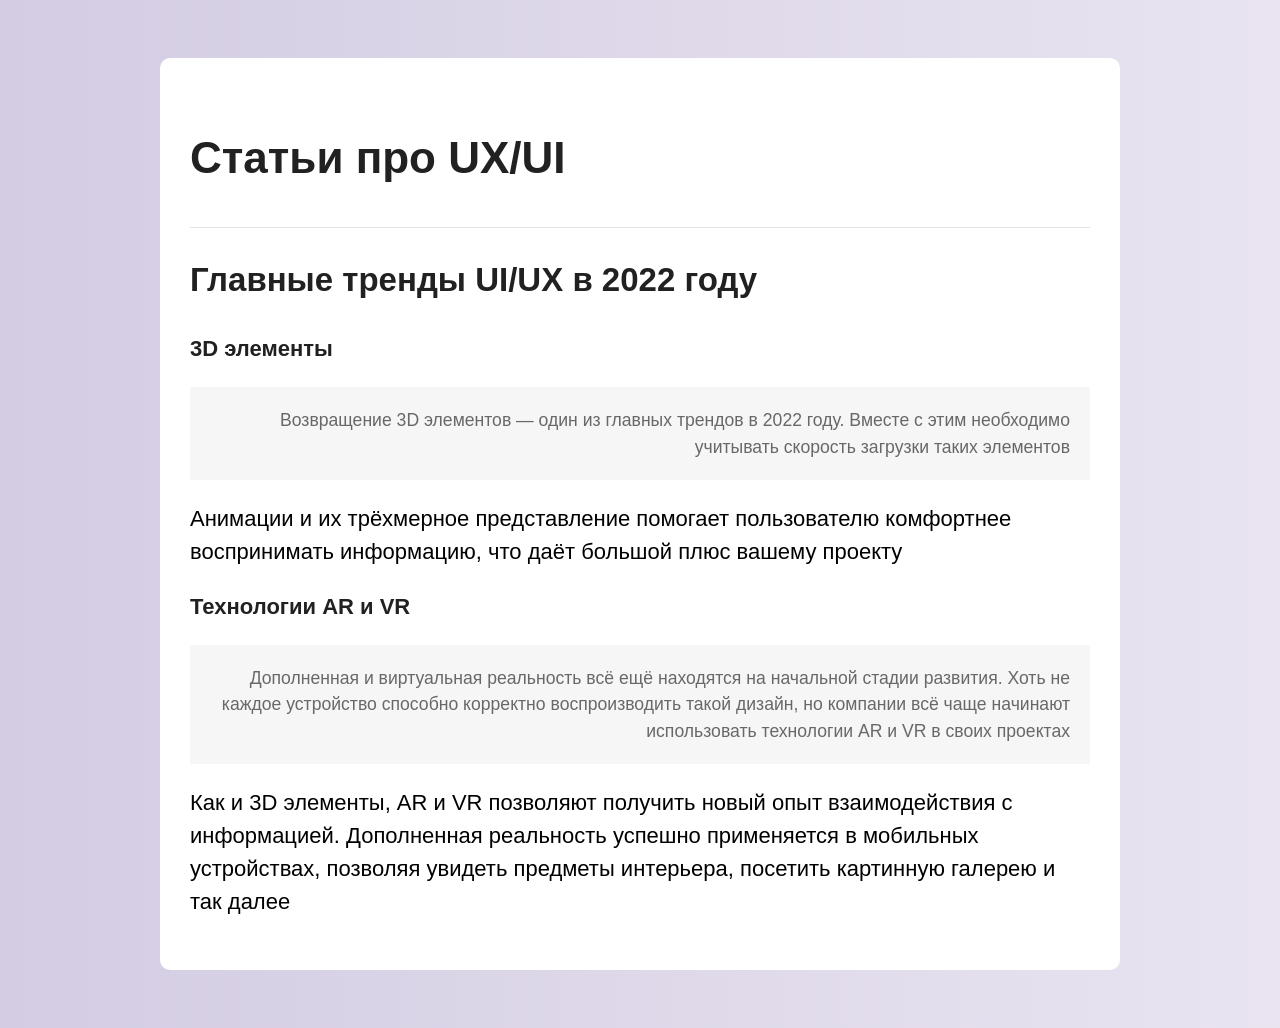
<file: lesson11/index.html>
<!DOCTYPE html>
<html lang="ru">
<head>
  <meta charset="UTF-8">
  <meta name="viewport" content="width=device-width, initial-scale=1.0">
  <link rel="stylesheet" href="app.css">
  <title>Статьи про UX/UI</title>
</head>
<body>
  <section class="articles">
    <h1>Статьи про UX/UI</h1>
    <article>
      <h2>Главные тренды UI/UX в 2022 году</h2>
      <h3>3D элементы</h3>
      <p class="uroven">Возвращение 3D элементов — один из главных трендов в 2022 году. Вместе с этим необходимо учитывать скорость загрузки таких элементов</p>
      <p>Анимации и их трёхмерное представление помогает пользователю комфортнее воспринимать информацию, что даёт большой плюс вашему проекту</p>
      <h3>Технологии AR и VR</h3>
      <p class="uroven">Дополненная и виртуальная реальность всё ещё находятся на начальной стадии развития. Хоть не каждое устройство способно корректно воспроизводить такой дизайн, но компании всё чаще начинают использовать технологии AR и VR в своих проектах</p>
      <p>Как и 3D элементы, AR и VR позволяют получить новый опыт взаимодействия с информацией. Дополненная реальность успешно применяется в мобильных устройствах, позволяя увидеть предметы интерьера, посетить картинную галерею и так далее</p>
    </article>
  </section>
</body>
</html>
</file>
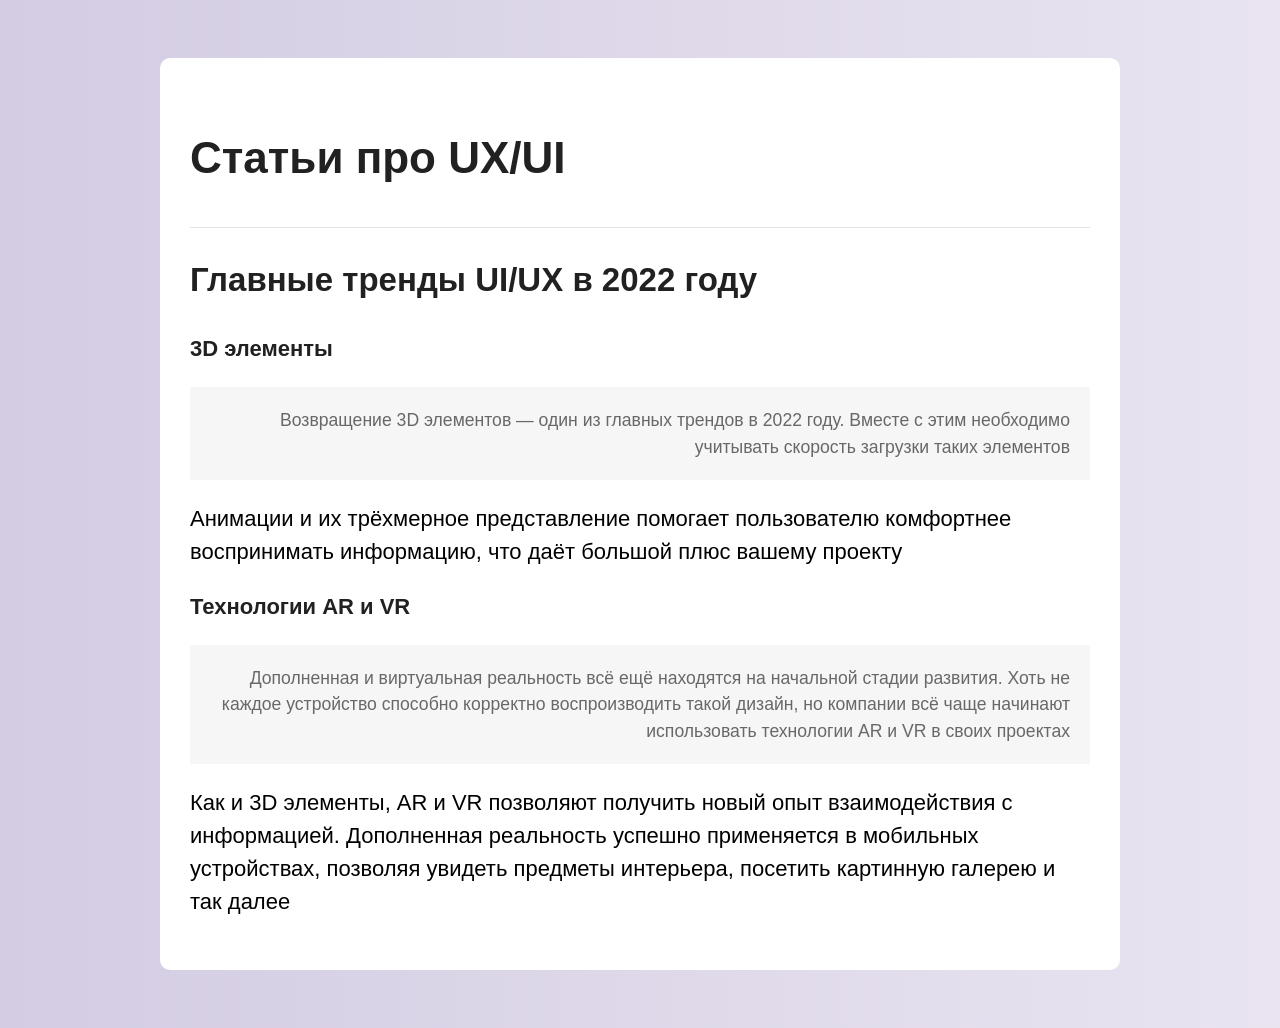
<file: lesson11_2/index.html>
<!DOCTYPE html>
<html lang="ru">
<head>
  <meta charset="UTF-8">
  <meta name="viewport" content="width=device-width, initial-scale=1.0">
  <link rel="stylesheet" href="app.css">
  <title>Статьи про UX/UI</title>
</head>
<body>
  <section class="articles">
    <h1>Статьи про UX/UI</h1>
    <article>
      <h2>Главные тренды UI/UX в 2022 году</h2>
      <h3>3D элементы</h3>
      <p>Возвращение 3D элементов — один из главных трендов в 2022 году. Вместе с этим необходимо учитывать скорость загрузки таких элементов</p>
      <p>Анимации и их трёхмерное представление помогает пользователю комфортнее воспринимать информацию, что даёт большой плюс вашему проекту</p>
      <h3>Технологии AR и VR</h3>
      <p>Дополненная и виртуальная реальность всё ещё находятся на начальной стадии развития. Хоть не каждое устройство способно корректно воспроизводить такой дизайн, но компании всё чаще начинают использовать технологии AR и VR в своих проектах</p>
      <p>Как и 3D элементы, AR и VR позволяют получить новый опыт взаимодействия с информацией. Дополненная реальность успешно применяется в мобильных устройствах, позволяя увидеть предметы интерьера, посетить картинную галерею и так далее</p>
    </article>
  </section>
</body>
</html>
</file>
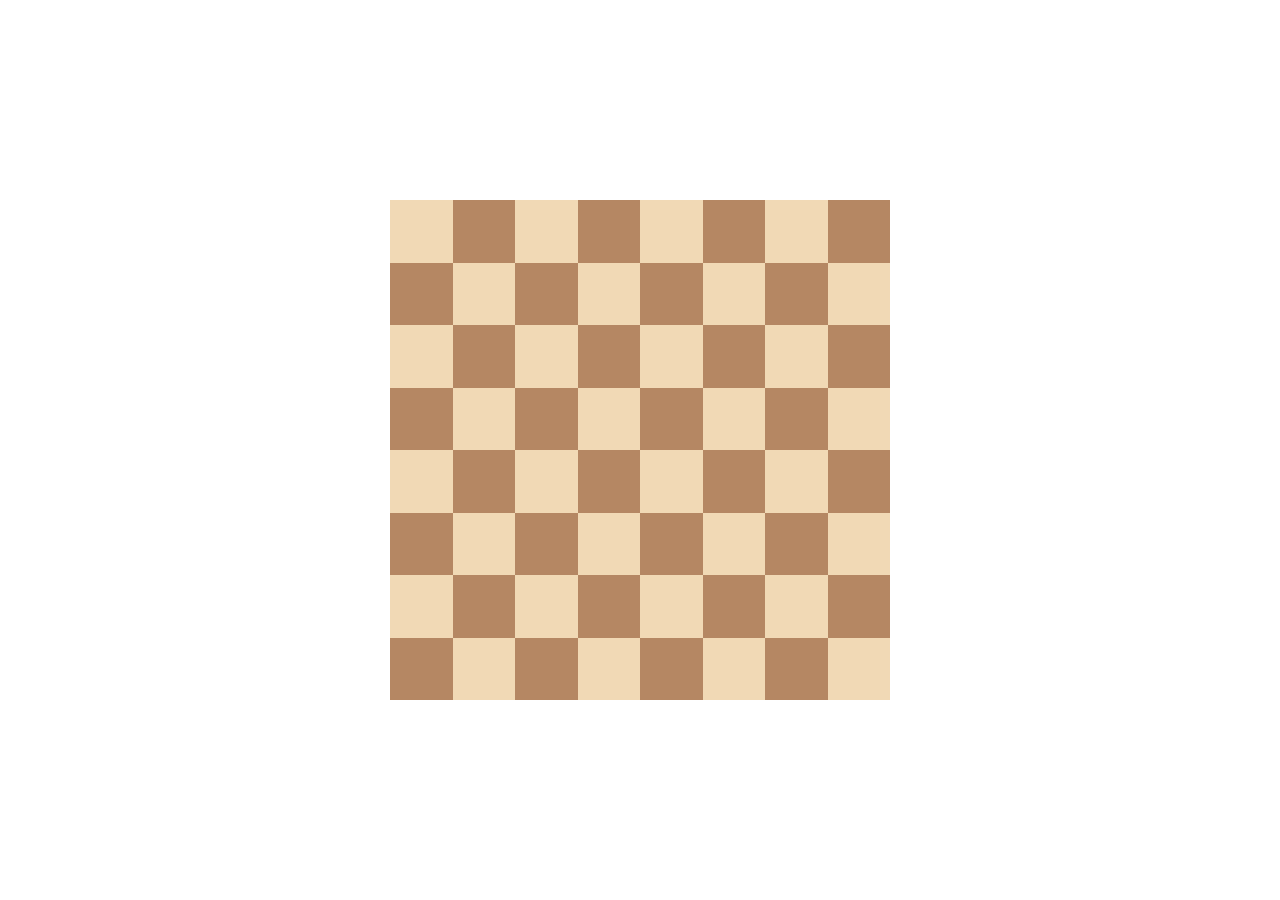
<file: lesson12_1/index.html>
<!DOCTYPE html>
<html lang="ru">
<head>
  <meta charset="UTF-8">
  <meta name="viewport" content="width=device-width, initial-scale=1.0">
  <title>Шахматная доска</title>
  <link rel="stylesheet" href="app.css">
</head>
<body>
  <table class="chessboard">
    <tr class="one">
      <td></td>
      <td></td>
      <td></td>
      <td></td>
      <td></td>
      <td></td>
      <td></td>
      <td></td>
    </tr>
    <tr class="two">
      <td></td>
      <td></td>
      <td></td>
      <td></td>
      <td></td>
      <td></td>
      <td></td>
      <td></td>
    </tr>
    <tr class="three">
      <td></td>
      <td></td>
      <td></td>
      <td></td>
      <td></td>
      <td></td>
      <td></td>
      <td></td>
    </tr>
    <tr class="four">
      <td></td>
      <td></td>
      <td></td>
      <td></td>
      <td></td>
      <td></td>
      <td></td>
      <td></td>
    </tr>
    <tr class="five">
      <td></td>
      <td></td>
      <td></td>
      <td></td>
      <td></td>
      <td></td>
      <td></td>
      <td></td>
    </tr>
    <tr class="six">
      <td></td>
      <td></td>
      <td></td>
      <td></td>
      <td></td>
      <td></td>
      <td></td>
      <td></td>
    </tr>
    <tr class="seven">
      <td></td>
      <td></td>
      <td></td>
      <td></td>
      <td></td>
      <td></td>
      <td></td>
      <td></td>
    </tr>
    <tr class="eight">
      <td></td>
      <td></td>
      <td></td>
      <td></td>
      <td></td>
      <td></td>
      <td></td>
      <td></td>
    </tr>
  </table>
</body>
</html>
</file>
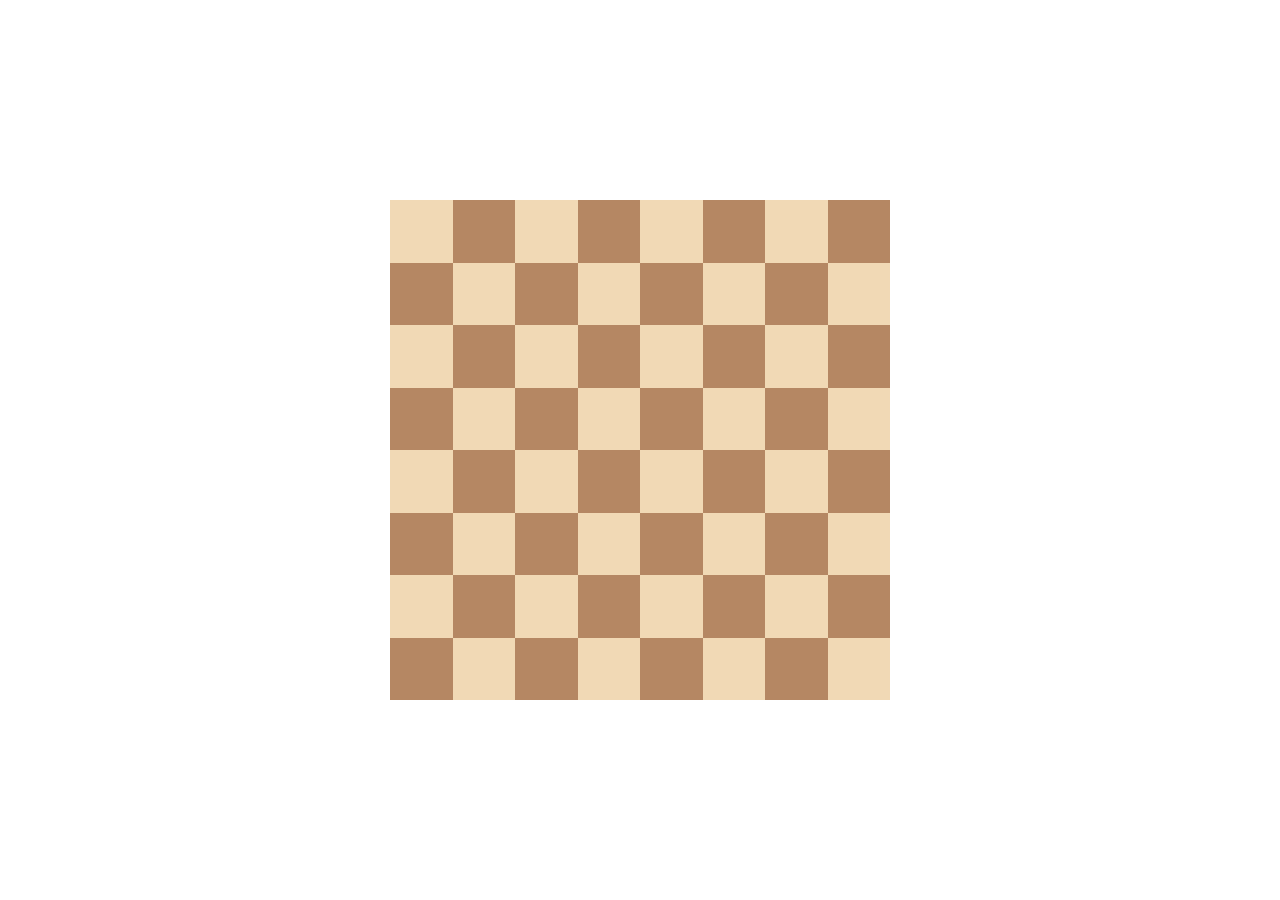
<file: lesson12_2/index.html>
<!DOCTYPE html>
<html lang="ru">
<head>
  <meta charset="UTF-8">
  <meta name="viewport" content="width=device-width, initial-scale=1.0">
  <title>Шахматная доска</title>
  <link rel="stylesheet" href="app.css">
</head>
<body>
  <table class="chessboard">
    <tr>
      <td></td>
      <td></td>
      <td></td>
      <td></td>
      <td></td>
      <td></td>
      <td></td>
      <td></td>
    </tr>
    <tr>
      <td></td>
      <td></td>
      <td></td>
      <td></td>
      <td></td>
      <td></td>
      <td></td>
      <td></td>
    </tr>
    <tr>
      <td></td>
      <td></td>
      <td></td>
      <td></td>
      <td></td>
      <td></td>
      <td></td>
      <td></td>
    </tr>
    <tr>
      <td></td>
      <td></td>
      <td></td>
      <td></td>
      <td></td>
      <td></td>
      <td></td>
      <td></td>
    </tr>
    <tr>
      <td></td>
      <td></td>
      <td></td>
      <td></td>
      <td></td>
      <td></td>
      <td></td>
      <td></td>
    </tr>
    <tr>
      <td></td>
      <td></td>
      <td></td>
      <td></td>
      <td></td>
      <td></td>
      <td></td>
      <td></td>
    </tr>
    <tr>
      <td></td>
      <td></td>
      <td></td>
      <td></td>
      <td></td>
      <td></td>
      <td></td>
      <td></td>
    </tr>
    <tr>
      <td></td>
      <td></td>
      <td></td>
      <td></td>
      <td></td>
      <td></td>
      <td></td>
      <td></td>
    </tr>
  </table>
</body>
</html>
</file>
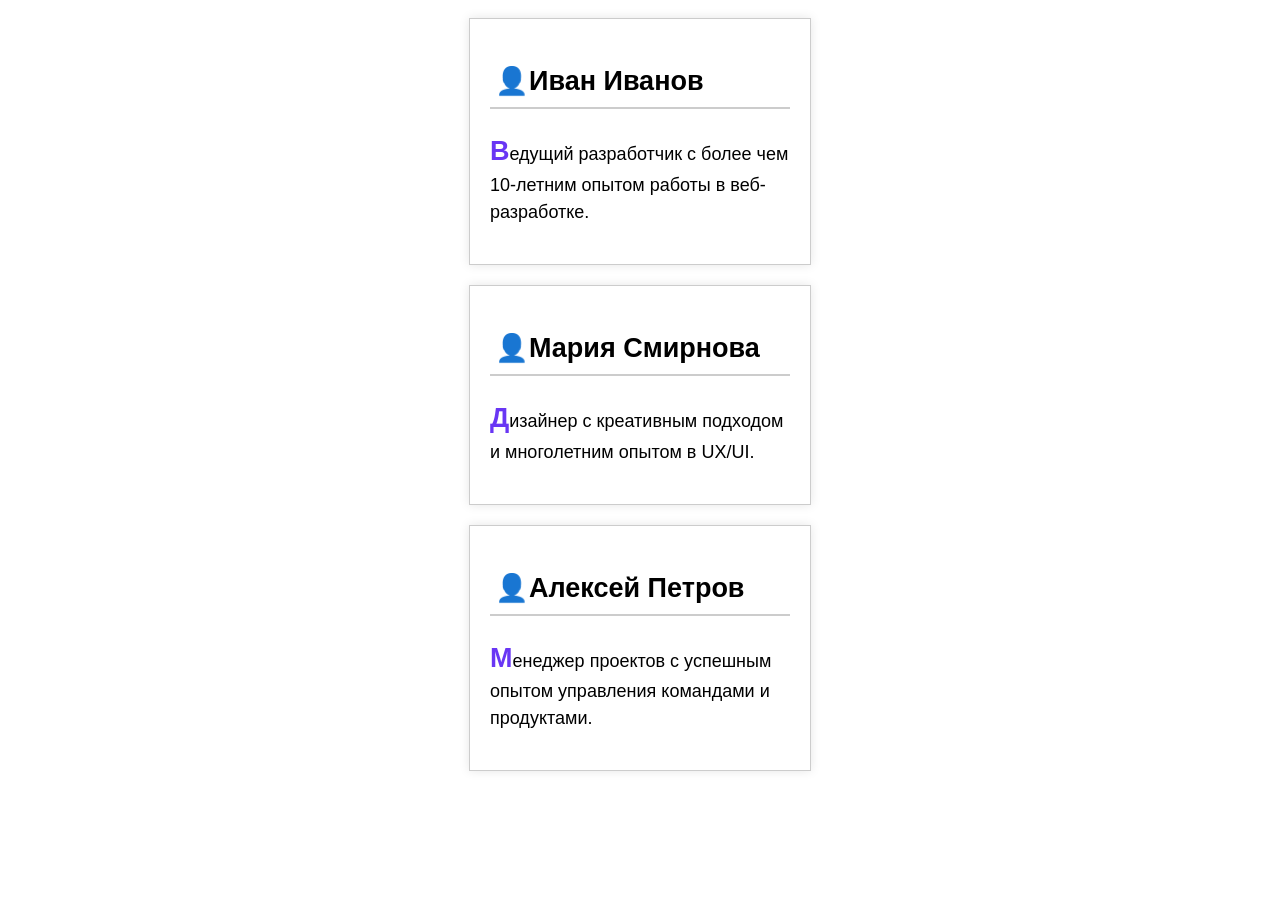
<file: lesson13_1/index.html>
<!--Моё решение-->
<!DOCTYPE html>
<html lang="ru">
<head>
  <meta charset="UTF-8">
  <meta name="viewport" content="width=device-width, initial-scale=1.0">
  <title>Карточки профилей</title>
  <link rel="stylesheet" href="app.css">
</head>
<body>
  <div class="profile-card">
    <h2>Иван Иванов</h2>
    <p>Ведущий разработчик с более чем 10-летним опытом работы в веб-разработке.</p>
  </div>
  <div class="profile-card">
    <h2>Мария Смирнова</h2>
    <p>Дизайнер с креативным подходом и многолетним опытом в UX/UI.</p>
  </div>
  <div class="profile-card">
    <h2>Алексей Петров</h2>
    <p>Менеджер проектов с успешным опытом управления командами и продуктами.</p>
  </div>
</body>
</html>
</file>
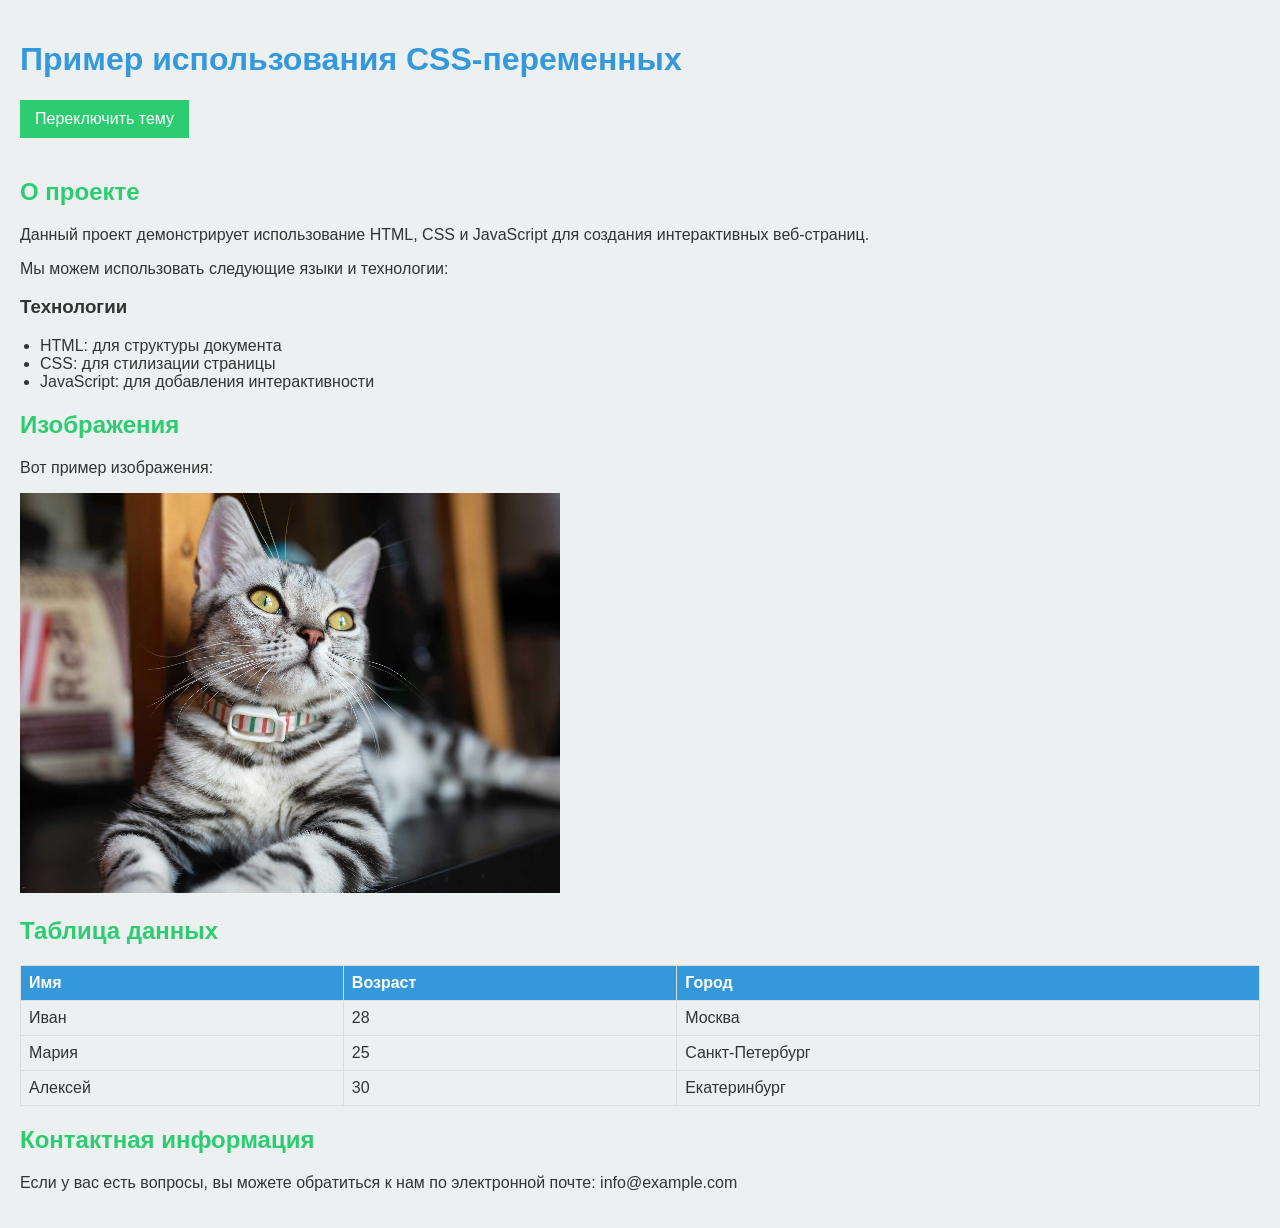
<file: lesson15/index.html>
<!DOCTYPE html>
<html lang="ru">
<head>
  <meta charset="UTF-8">
  <meta name="viewport" content="width=device-width, initial-scale=1.0">
  <title>Компонент «Оповещения»</title>
  <link rel="stylesheet" href="app.css">
</head>
<body>

  <h1>Пример использования CSS-переменных</h1>
  <button id="toggle-theme">Переключить тему</button>

  <h2>О проекте</h2>
  <p>Данный проект демонстрирует использование HTML, CSS и JavaScript для создания интерактивных веб-страниц.</p>
  <p>Мы можем использовать следующие языки и технологии:</p>

  <h3>Технологии</h3>
  <ul>
      <li>HTML: для структуры документа</li>
      <li>CSS: для стилизации страницы</li>
      <li>JavaScript: для добавления интерактивности</li>
  </ul>

  <h2>Изображения</h2>
  <p>Вот пример изображения:</p>
  <img src="../assets/cat.png" alt="Пример изображения" />

  <h2>Таблица данных</h2>
  <table>
      <tr>
          <th>Имя</th>
          <th>Возраст</th>
          <th>Город</th>
      </tr>
      <tr>
          <td>Иван</td>
          <td>28</td>
          <td>Москва</td>
      </tr>
      <tr>
          <td>Мария</td>
          <td>25</td>
          <td>Санкт-Петербург</td>
      </tr>
      <tr>
          <td>Алексей</td>
          <td>30</td>
          <td>Екатеринбург</td>
      </tr>
  </table>

  <h2>Контактная информация</h2>
  <p>Если у вас есть вопросы, вы можете обратиться к нам по электронной почте: info@example.com</p>

  <script src="index.js"></script>
</body>
</html>
</file>
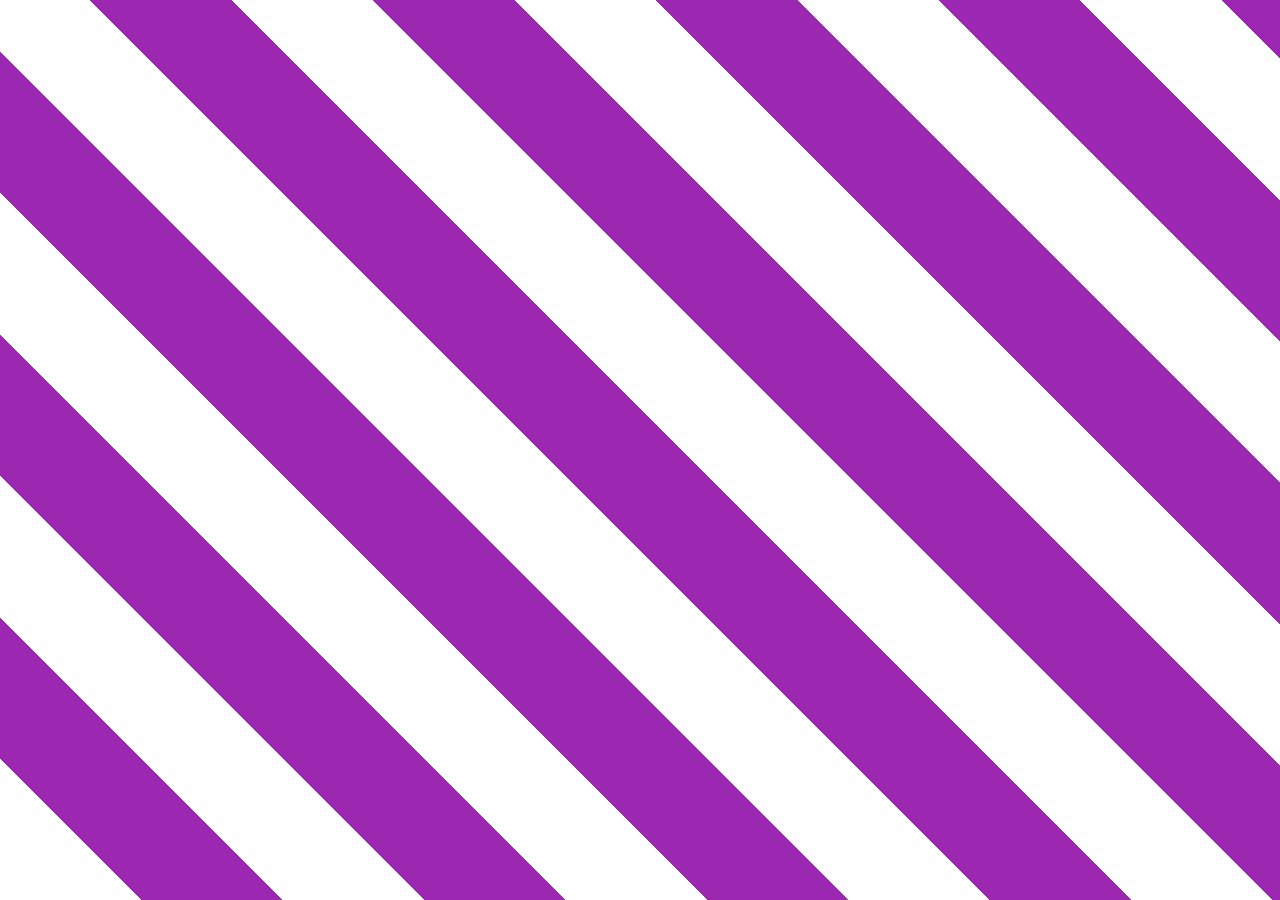
<file: lesson17/index.html>
<!DOCTYPE html>
<html lang="en">
<head>
  <meta charset="UTF-8">
  <meta name="viewport" content="width=device-width, initial-scale=1.0">
  <link rel="stylesheet" href="app.css">
  <title>Pattern</title>
</head>
<body>
</body>
</html>
</file>
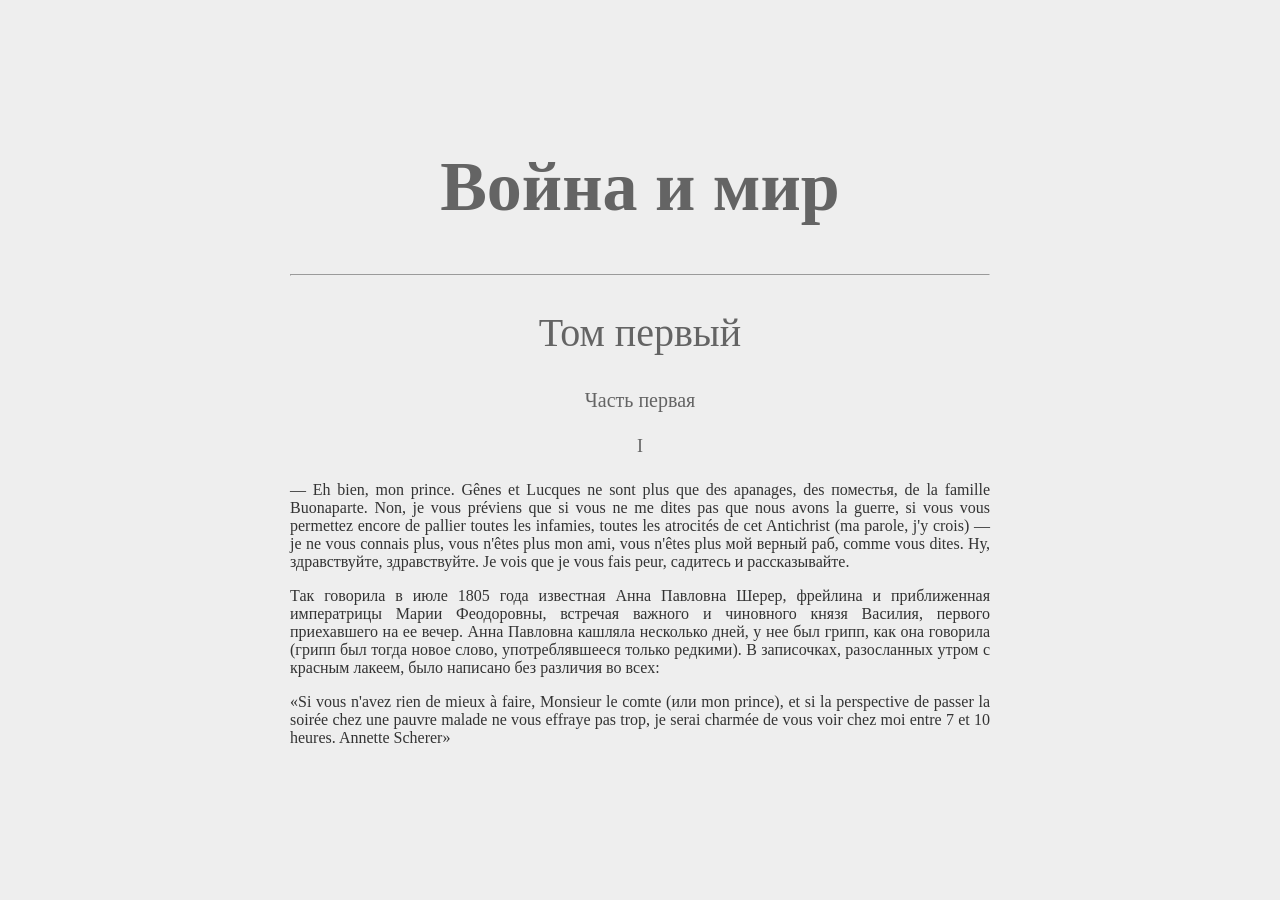
<file: lesson3/index.html>
<!DOCTYPE html>
<html lang="ru">
<head>
  <meta charset="UTF-8">
  <meta name="viewport" content="width=device-width, initial-scale=1.0">
  <link rel="stylesheet" href="app.css">
  <title>Л. Н. Толстой — Война и мир</title>
</head>
<body>
  <!-- BEGIN (write your solution here) -->
  <h1 class="zagolovok puk1">Война и мир</h1>
  <hr>
  <h2 class="zagolovok">Том первый</h2>
  <h3 class="zagolovok">Часть первая</h3>
  <h4 class="zagolovok puk4">I</h4>
  <p>— Eh bien, mon prince. Gênes et Lucques ne sont plus que des apanages, des поместья, de la famille Buonaparte. Non, je vous préviens que si vous ne me dites pas que nous avons la guerre, si vous vous permettez encore de pallier toutes les infamies, toutes les atrocités de cet Antichrist (ma parole, j'y crois) — je ne vous connais plus, vous n'êtes plus mon ami, vous n'êtes plus мой верный раб, comme vous dites. Ну, здравствуйте, здравствуйте. Je vois que je vous fais peur, садитесь и рассказывайте.</p>
  <p>Так говорила в июле 1805 года известная Анна Павловна Шерер, фрейлина и приближенная императрицы Марии Феодоровны, встречая важного и чиновного князя Василия, первого приехавшего на ее вечер. Анна Павловна кашляла несколько дней, у нее был грипп, как она говорила (грипп был тогда новое слово, употреблявшееся только редкими). В записочках, разосланных утром с красным лакеем, было написано без различия во всех:</p>
  <p>«Si vous n'avez rien de mieux à faire, Monsieur le comte (или mon prince), et si la perspective de passer la soirée chez une pauvre malade ne vous effraye pas trop, je serai charmée de vous voir chez moi entre 7 et 10 heures. Annette Scherer»</p>
  <!-- END -->
</body>
</html>
</file>
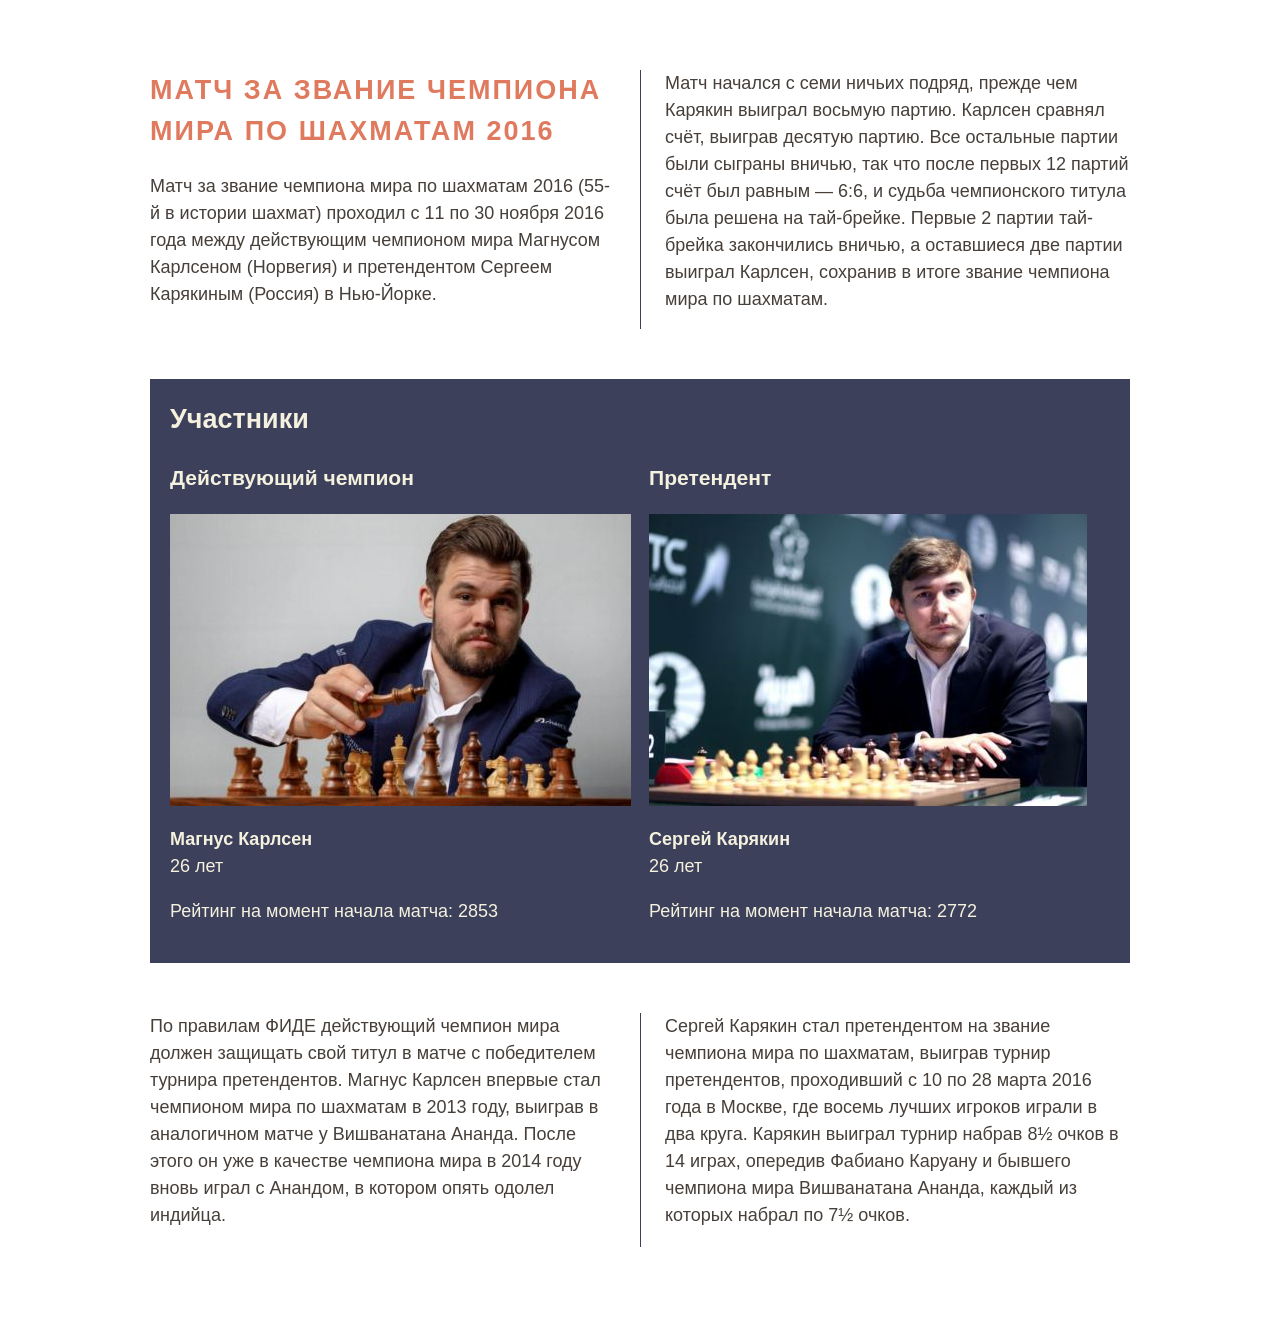
<file: lesson6/index.html>
<!DOCTYPE html>
<html lang="ru">
<head>
  <meta charset="UTF-8">
  <meta name="viewport" content="width=device-width, initial-scale=1.0">
  <link rel="stylesheet" href="app.css">
  <title>Матч за звание чемпиона мира по шахматам 2016</title>
</head>
<body>
  <article class="article">
    <!-- BEGIN (write your solution here) -->
    <h1>Матч за звание чемпиона мира по шахматам 2016</h1>
    <p>Матч за звание чемпиона мира по шахматам 2016 (55-й в истории шахмат) проходил с 11 по 30 ноября 2016 года между действующим чемпионом мира Магнусом Карлсеном (Норвегия) и претендентом Сергеем Карякиным (Россия) в Нью-Йорке.</p>
    <p>Матч начался с семи ничьих подряд, прежде чем Карякин выиграл восьмую партию. Карлсен сравнял счёт, выиграв десятую партию. Все остальные партии были сыграны вничью, так что после первых 12 партий счёт был равным — 6:6, и судьба чемпионского титула была решена на тай-брейке. Первые 2 партии тай-брейка закончились вничью, а оставшиеся две партии выиграл Карлсен, сохранив в итоге звание чемпиона мира по шахматам.</p>
    <!-- END -->
    <section class="applicants">
      <h2 class="applicants-header">Участники</h2>

      <div class="member">
        <h3>Действующий чемпион</h3>
        <img src="../assets/magnus.jpg" alt="Магнус Карлсен">
        <p class="member-name">Магнус Карлсен</p>
        <p>26 лет</p>
        <p>Рейтинг на момент начала матча: 2853</p>
      </div>

      <div class="member">
        <h3>Претендент</h3>
        <img src="../assets/karyakin.jpg" alt="Сергей Карякин">
        <p class="member-name">Сергей Карякин</p>
        <p>26 лет</p>
        <p>Рейтинг на момент начала матча: 2772</p>
      </div>
    </section>
    <!-- BEGIN (write your solution here) -->
    <p>По правилам ФИДЕ действующий чемпион мира должен защищать свой титул в матче с победителем турнира претендентов. Магнус Карлсен впервые стал чемпионом мира по шахматам в 2013 году, выиграв в аналогичном матче у Вишванатана Ананда. После этого он уже в качестве чемпиона мира в 2014 году вновь играл с Анандом, в котором опять одолел индийца.</p> 
    <p>Сергей Карякин стал претендентом на звание чемпиона мира по шахматам, выиграв турнир претендентов, проходивший с 10 по 28 марта 2016 года в Москве, где восемь лучших игроков играли в два круга. Карякин выиграл турнир набрав 8½ очков в 14 играх, опередив Фабиано Каруану и бывшего чемпиона мира Вишванатана Ананда, каждый из которых набрал по 7½ очков.</p>
    <!-- END -->
  </article>
</body>
</html>
</file>
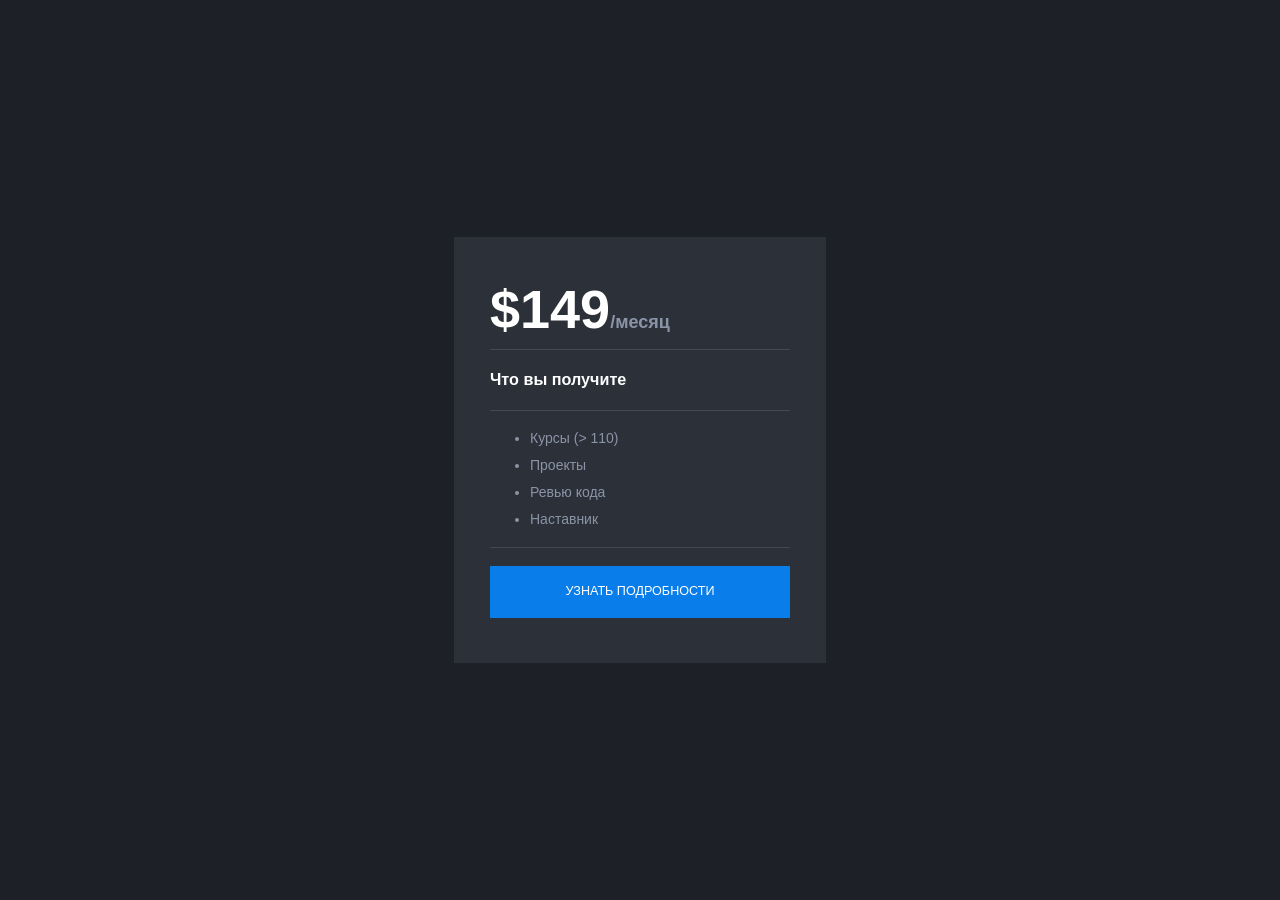
<file: lesson7/index.html>
<!DOCTYPE html>
<html lang="ru">
<head>
  <meta charset="UTF-8">
  <meta name="viewport" content="width=device-width, initial-scale=1.0">
  <link rel="stylesheet" href="app.css">
  <title>Hexlet Price</title>
</head>
<body>
  <div class="card">
    <h2 class="price border-bottom"><span>$149</span>/месяц</h2>
    <h3 class="border-bottom">Что вы получите</h3>
    <ul class="card-list border-bottom">
      <li>Курсы (&gt; 110)</li>
      <li>Проекты</li>
      <li>Ревью кода</li>
      <li>Наставник</li>
    </ul>
    <a href="#" class="btn btn-blue mt-1">Узнать подробности</a>
  </div>
</body>
</html>
</file>
<file: lesson11/app.css>
body {
  padding: 50px 0;

  font: 22px/1.5 sans-serif;

  background: #d3cce3;
  background: linear-gradient(to right, #d3cce3, #e9e4f0);
}

/* BEGIN (write your solution here) */
h1, h2, h3 {
  color: #212121;
}
/* END */

.articles {
  width: 900px;
  margin: 0 auto;
  padding: 30px;

  background: #fff;
  border-radius: 10px;
}
/* BEGIN (write your solution here) */
article {
  border-top: 1px solid #e5e5e5;
}
h1 {
  font-size: 2em;
}
h2 {
  font-size: 1.5em;
}
h3 {
  font-size: 1em;
}
.uroven {
  padding: 20px;
  color: #686868;
  text-align: right;
  font-size: 0.8em;
  background-color: #f6f6f6;
}
/* END */
</file>
<file: lesson11_2/app.css>
body {
  padding: 50px 0;

  font: 22px/1.5 sans-serif;

  background: #d3cce3;
  background: linear-gradient(to right, #d3cce3, #e9e4f0);
}

/* BEGIN (write your solution here) */
h1, h2, h3 {
  color: #212121;
}
/* END */

.articles {
  width: 900px;
  margin: 0 auto;
  padding: 30px;

  background: #fff;
  border-radius: 10px;
}

/* BEGIN (write your solution here) */
.articles h1 {
  font-size: 2em;
}

.articles h2 {
  font-size: 1.5em;
}

.articles h3 {
  font-size: 1em;
}

.articles article {
  border-top: 1px solid #e5e5e5;
}

.articles h3 + p {
  padding: 20px;
  color: #686868;
  text-align: right;
  font-size: 0.8em;
  background-color: #f6f6f6;
}

/* END */
</file>
<file: lesson12_1/app.css>
body {
  display: flex;
  align-items: center;
  justify-content: center;
  width: 100vw;
  height: 100vh;
  margin: 0;

  font: 18px/1.5 sans-serif;
}

.chessboard {
  width: 500px;
  height: 500px;

  background: #b58763;

  border-collapse: collapse;
}

/* BEGIN (write your solution here) */

.one td:nth-of-type(2n+1) {
  background: #f1d9b5;
}
.two td:nth-of-type(2n) {
  background: #f1d9b5;
}
.three td:nth-of-type(2n+1) {
  background: #f1d9b5;
}
.four td:nth-of-type(2n) {
  background: #f1d9b5;
}
.five td:nth-of-type(2n+1) {
  background: #f1d9b5;
}
.six td:nth-of-type(2n) {
  background: #f1d9b5;
}
.seven td:nth-of-type(2n+1) {
  background: #f1d9b5;
}
.eight td:nth-of-type(2n) {
  background: #f1d9b5;
}

/* END */
</file>
<file: lesson12_2/app.css>
body {
  display: flex;
  align-items: center;
  justify-content: center;
  width: 100vw;
  height: 100vh;
  margin: 0;

  font: 18px/1.5 sans-serif;
}

.chessboard {
  width: 500px;
  height: 500px;

  background: #b58763;

  border-collapse: collapse;
}

/* BEGIN */

.chessboard tr:nth-child(odd) td:nth-child(odd) {
  background: #f1d9b5;
}

.chessboard tr:nth-child(even) td:nth-child(even) {
  background: #f1d9b5;
}

/* END */
</file>
<file: lesson13_1/app.css>
/*Моё решение*/
body {
  display: flex;
  align-items: center;
  justify-content: center;
  flex-direction: column;
  font: 18px/1.5 sans-serif;
}

.profile-card {
  border: 1px solid #ccc;
  padding: 20px;
  margin: 10px;
  width: 300px;
  box-shadow: 0 0 10px rgb(0 0 0 / 10%);
}

/* BEGIN (write your solution here) */
.profile-card h2::before {
  content: "👤";
}
.profile-card h2 {
  padding-bottom: 5px;
  padding-left: 5px;
  border-bottom: 2px solid #ccc;
}

.profile-card p::first-letter {
  color: #6936f4;
  font-size: 1.5em;
  font-weight: bold;
}


/* END */
</file>
<file: lesson15/app.css>
/* BEGIN (write your solution here) */
:root {
--primary-color: #3498db;
--secondary-color: #2ecc71;
--font-color: #333;
--background-color: #ecf0f1;
}
.dark-theme{
--primary-color: #1abc9c;
--secondary-color: #3498db;
--font-color: #ecf0f1;
--background-color: #2c3e50;
}
/* END */

body {
  background-color: var(--background-color);
  color: var(--font-color);
  font-family: Arial, sans-serif;
  margin: 0;
  padding: 20px;
}

h1 {
  color: var(--primary-color);
}

h2 {
  color: var(--secondary-color);
}

button {
  background-color: var(--secondary-color);
  color: white;
  border: none;
  padding: 10px 15px;
  cursor: pointer;
  font-size: 16px;
  margin-bottom: 20px;
}

ul {
  list-style-type: disc;
  margin: 0;
  padding: 0 20px;
}

table {
  width: 100%;
  border-collapse: collapse;
  margin-top: 20px;
}

th, td {
  border: 1px solid #ddd;
  padding: 8px;
  text-align: left;
}

th {
  background-color: var(--primary-color);
  color: white;
}
</file>
<file: lesson17/app.css>
:root {
  --transparent: transparent;
  --purple: #9c27b0;
}

body {
  display: flex;
  align-items: center;
  justify-content: center;
  width: 100vw;
  height: 100vh;
  margin: 0;

  /* BEGIN (write your solution here) */
  background: repeating-linear-gradient(45deg, 
  var(--transparent), var(--transparent) 100px,
  var(--purple) 100px, var(--purple) 200px
  );
  /* END */
}
</file>
<file: lesson3/app.css>
body {
  width: 700px;
  margin: 0 auto;
  padding: 100px 0;

  font-family: serif;

  background-color: #eee;
}

/* BEGIN (write your solution here) */
.zagolovok {
    text-align: center;
    color: #646464;
    font-weight: normal;
}
.puk1 {
    font-weight: bold;
    font-size: 70px;
}
h2 {
    font-size: 40px;
}
h3 {
    font-size: 20px;
}
.puk4 {
    font-size: 18px;
}
p {
    text-align: justify;
    font-size: 16px;
    color: #333;
}
/* END */
</file>
<file: lesson6/app.css>
html {
  color: #463f3a;
  font: 18px/1.5 sans-serif;
}

body {
  width: 980px;
  margin: 0 auto;
  padding: 70px;
}

h1,
h2,
h3,
p {
  margin-top: 0;
}

h1 {
  color: #e07a5f;
  letter-spacing: 0.075em;
  text-transform: uppercase;
}

img {
  max-width: 100%;
  height: auto;

  vertical-align: middle;
}

.article {
  /* BEGIN (write your solution here) */
  column-count: 2;
  column-gap: 50px;
  column-rule: 1px solid #3d405b;
  /* END */
}

.applicants {
  margin: 50px 0;
  padding: 20px;

  color: #f4f1de;

  /* BEGIN (write your solution here) */
  column-span: all;
  column-count: 2;
  /* END */

  background: #3d405b;
}

.applicants-header {
  /* BEGIN (write your solution here) */
  column-span: all;
  /* END */
}

.member-name {
  margin: 20px 0 0;

  font-weight: bold;
}
</file>
<file: lesson7/app.css>
html {
  /* BEGIN (write your solution here) */
  font-size: 18px;
  line-height: 1.5em;
  font-family: sans-serif;
  background: #1d2026;
  color: #8a94a7;
  /* END */
}

body {
  display: flex;
  align-items: center;
  justify-content: center;

  /* BEGIN (write your solution here) */
  width: 100vw;
  height: 100vh;
  padding: 0;
  margin: 0;
  /* END */
}

h1,
h2,
h3 {
  /* BEGIN (write your solution here) */
  margin: 0;
  padding-top: 1em;
  padding-bottom: 1em;
  /* END */
}

ul {
  /* BEGIN (write your solution here) */
  margin: 0;
  padding-top: 1em;
  padding-bottom: 1em;
  /* END */
}

/* BEGIN (write your solution here) */
.card {
  width: 300px;
  padding: 2.5rem 2rem;
  background: #2c3039;
}
.card-list {
  font-size: 14px;
}
.price {
  font-size: 18px;
  line-height: 1em;
}
span {
  color: white;
  font-size: 3em;
}
h3 {
  color: white;
  font-size: 0.9em;
}
/* END */

.btn {
  display: block;
  padding: 1em 0;

  color: white;

  /* BEGIN (write your solution here) */
  font-size: 0.7rem;
  /* END */

  text-align: center;
  text-transform: uppercase;
  text-decoration: none;
}

.btn-blue {
  background-color: #097dea;
}

.mt-1 {
  margin-top: 1rem;
}

.border-bottom {
  border-bottom: 1px solid rgb(138 148 167 / 24%);
}
</file>
